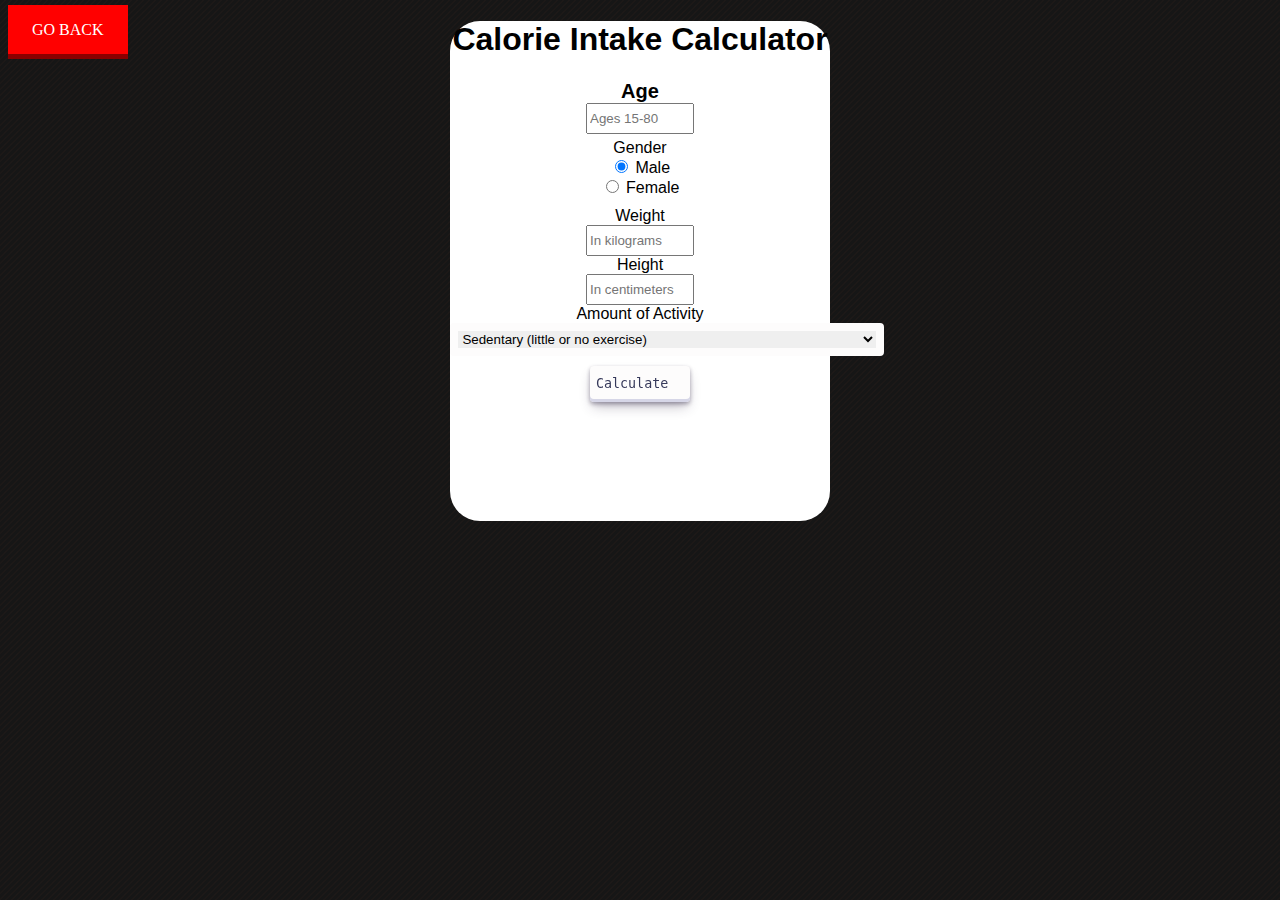
<file: NPL Latest Files/GymApp/GymApp/Content/Calorie Calculator.html>
<!doctype html>
<html lang="en">

<head>
  <!-- Required meta tags -->
  <meta charset="utf-8">
  <meta name="viewport" content="width=device-width, initial-scale=1, shrink-to-fit=no">

  <!-- Bootstrap CSS -->
  <link rel="stylesheet" href="../Css/Calorie.css">

  <title>Calorie Intake Calculator</title>

  <style>
    #loading,
    #results {
      display: none;
    }

    #loading {
      width: 100%;
    }
  </style>
</head>

<body>
  <div class="container">
    <div class="row">
      <div class="col-lg-6 mx-auto">
        <div class="card card-body text-center mt-5">
          <h1 class="headingdisplay">Calorie Intake Calculator</h1>
          <form id="calorie-form">

            <div class="form-group row">
              <label for="age" class="agelabel">Age</label>
              <div class="col-sm-10">
                <input type="number" class="form-control" id="age" placeholder="Ages 15-80"  min="15" max="85">
              </div>
            </div>

            <fieldset class="form-group">
              <div class="row">
                <legend class="col-form-label col-sm-2 pt-0">Gender</legend>
                <div class="col-sm-10" id="form-radio">
                  <div class="custom-control custom-radio custom-control-inline">
                    <input type="radio" id="male" name="customRadioInline1" class="custom-control-input"
                      checked="checked">
                    <label class="custom-control-label" for="male">Male</label>
                  </div>
                  <div class="custom-control custom-radio custom-control-inline">
                    <input type="radio" id="female" name="customRadioInline1" class="custom-control-input">
                    <label class="custom-control-label" for="female">Female</label>
                  </div>
                </div>
              </div>
            </fieldset>

            <div class="form-group row">
              <label for="weight" class="col-form-label col-sm-2 pt-0">Weight</label>
              <div class="col-sm-10">
                <input type="number" class="form-control" id="weight" placeholder="In kilograms"  min="30" max="250">
              </div>
            </div>

            <div class="form-group row">
              <label for="height" class="col-sm-2 col-form-label">Height</label>
              <div class="col-sm-10">
                <input type="number" class="form-control" id="height" placeholder="In centimeters"  min="100" max="240">
              </div>
            </div>

            <div class="form-group-row">
              <legend class="col-form-label col-sm-2 pt-0">Amount of Activity</legend>
              <select class="custom-select-col-sm-10" id="list">
                <option selected value="1">Sedentary (little or no exercise)</option>
                <option value="2">Lightly active (light exercise/sports 1-3 days/week)</option>
                <option value="3">Moderately active (moderate exercise/sports 3-5 days/week)</option>
                <option value="4">Very active (hard exercise/sports 6-7 days a week)</option>
                <option value="5">Extra active (very hard exercise/sports & physical job or 2x training)</option>
              </select>
            </div>

            <div class="form-group">
              <input type="submit" id="btnsub" value="Calculate" class="btncalc">
            </div>

          </form>

          <div class="gif" id="loading">
            <img src="../Images/loading22.gif" alt="">
          </div>

          <div id="results" class="pt-4">
            <h5>Total Calories</h5>
            <div class="form-group">
              <div class="input-group">
                <input type="number" class="form-control" id="total-calories" disabled>
              </div>
            </div>
          </div>
        </div>
      </div>
    </div>
  </div>

  <div id="slide" class="slider">
  </div>

  <div id="adonis" class="adonisprofile">
    <img src="../Images/trainerprofile.png">
  </div>
   
<div id="trainer" class="trainerinfo">
  <img src="../Images/trainerinfo.png">
</div>

  <div>
    <a class="a" href="index2.html">Go Back</a>
  </div>

  <script>
    document.getElementById("btnsub").onclick = function(){
      document.getElementById("slide").style.display ="flex";
      document.getElementById("adonis").style.display ="block";
      document.getElementById("trainer").style.display ="block";
    }
  </script>

  <script src="https://code.jquery.com/jquery-3.5.1.slim.min.js"
    integrity="sha384-DfXdz2htPH0lsSSs5nCTpuj/zy4C+OGpamoFVy38MVBnE+IbbVYUew+OrCXaRkfj"
    crossorigin="anonymous"></script>
  <script src="https://cdn.jsdelivr.net/npm/popper.js@1.16.1/dist/umd/popper.min.js"
    integrity="sha384-9/reFTGAW83EW2RDu2S0VKaIzap3H66lZH81PoYlFhbGU+6BZp6G7niu735Sk7lN"
    crossorigin="anonymous"></script>
  <script src="https://stackpath.bootstrapcdn.com/bootstrap/4.5.2/js/bootstrap.min.js"
    integrity="sha384-B4gt1jrGC7Jh4AgTPSdUtOBvfO8shuf57BaghqFfPlYxofvL8/KUEfYiJOMMV+rV"
    crossorigin="anonymous"></script>
  <script src="script.js"></script>
</body>
<script type="text/javascript" src="vanilla-tilt.js"></script>
</html>
</file>
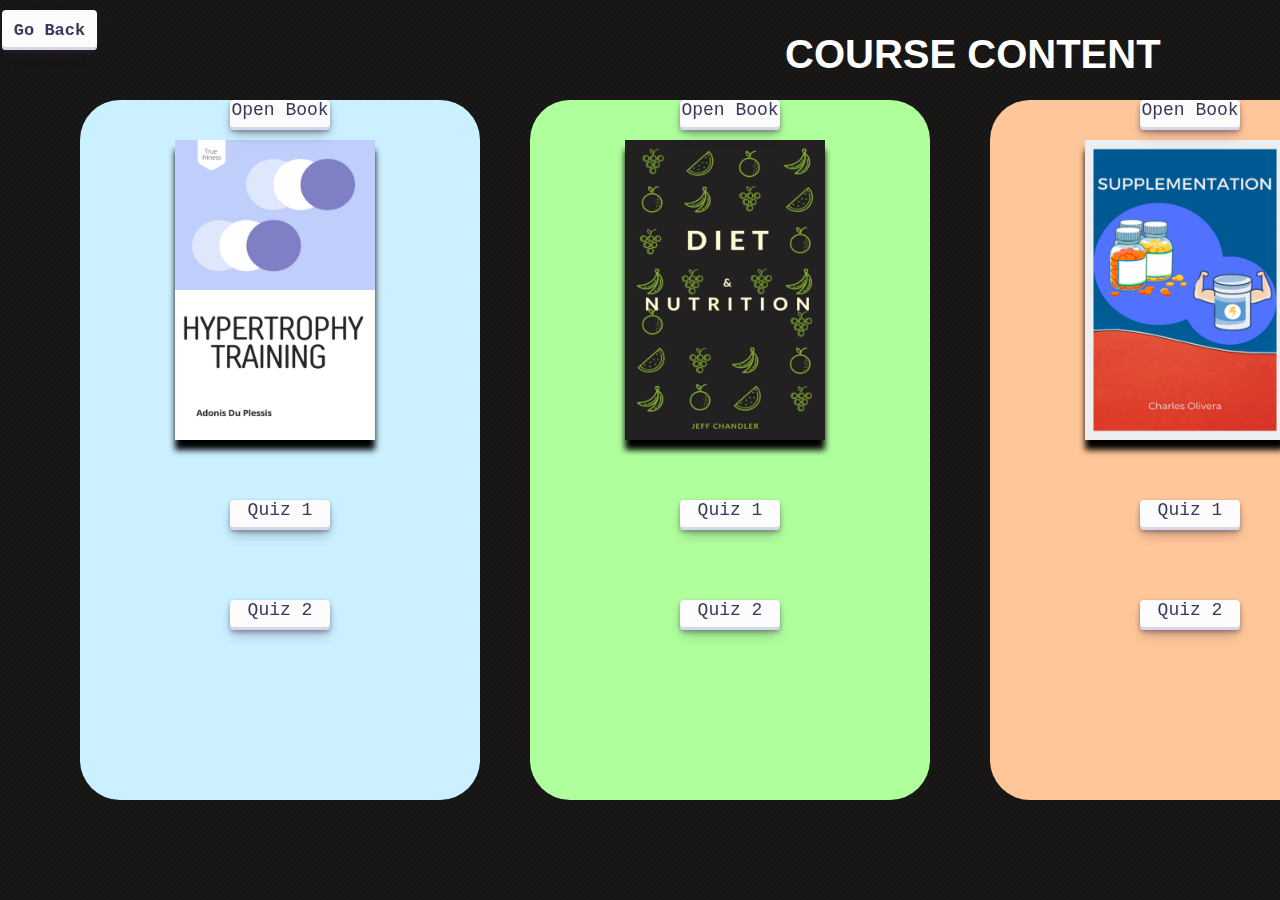
<file: NPL Latest Files/GymApp/GymApp/Content/contentpage.html>
<!DOCTYPE html>
<html lang="en">
<head>
    <meta charset="UTF-8">
    <meta http-equiv="X-UA-Compatible" content="IE=edge">
    <meta name="viewport" content="width=device-width, initial-scale=1.0">
    <link rel="stylesheet" href="../Css/content.css">
    <title>Content Page</title>
</head>
<h1 class="headingtext">COURSE CONTENT</h1>
<body>
    <div class="section1">
    <div class="imgcontainer"> 
        <img class="hyperbook" src="../Images/coverhyper.png">  
    </div>
        <button class="openbook1" onclick="window.location.href = ('book.html');"> Open Book</button>
        <button onclick="window.location.href = ('quiz1.html');" class="quiz1">Quiz 1</button>
        <button onclick="window.location.href = ('quiz2.html');" class="quizz1">Quiz 2</button>
    </div>

    <div class="section2">
        <div class="imgcontainer2"> 
            <img class="dietbook" src="../Images/dietbook.png">  
        </div>
            <button class="openbook2" onclick="window.location.href = ('book2.html');"> Open Book</button>
            <button class="quiz2">Quiz 1</button>
            <button class="quizz2">Quiz 2</button>
    </div>

    <div class="section3">
        <div class="imgcontainer3"> 
            <img class="suppbook" src="../Images/suppbook.png">  
        </div>
            <button class="openbook3">Open Book</button>
            <button class="quiz3">Quiz 1</button>
            <button class="quizz3">Quiz 2</button>
    </div>

    <div class="section4">
        <div class="imgcontainer4"> 
            <img class="formbook" src="../Images/formbook.png">  
        </div>
            <button class="openbook4">Open Book</button>
            <button class="quiz4">Quiz 1</button>
            <button class="quizz4">Quiz 2</button>
    </div>

    <button onclick="window.location.href = ('education.html');" class="a">Go Back</button>

</body>
</html>
</file>
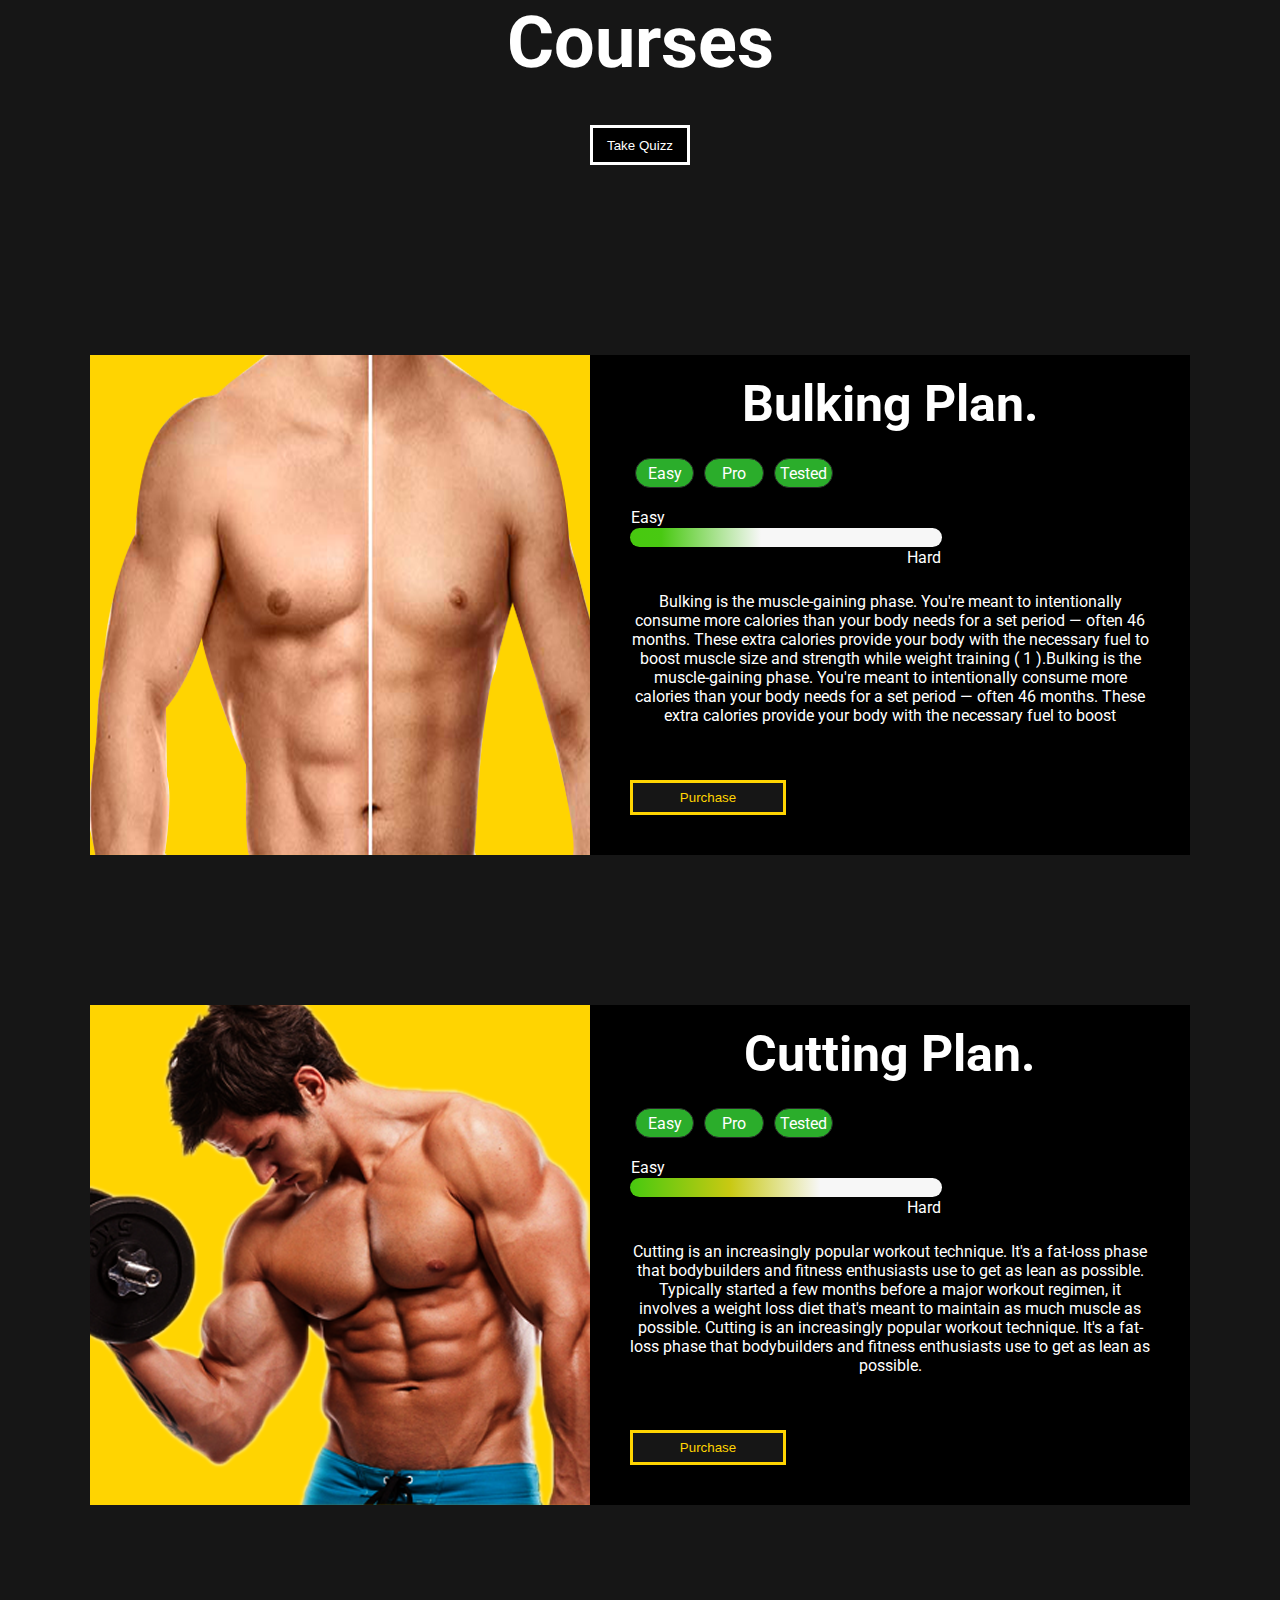
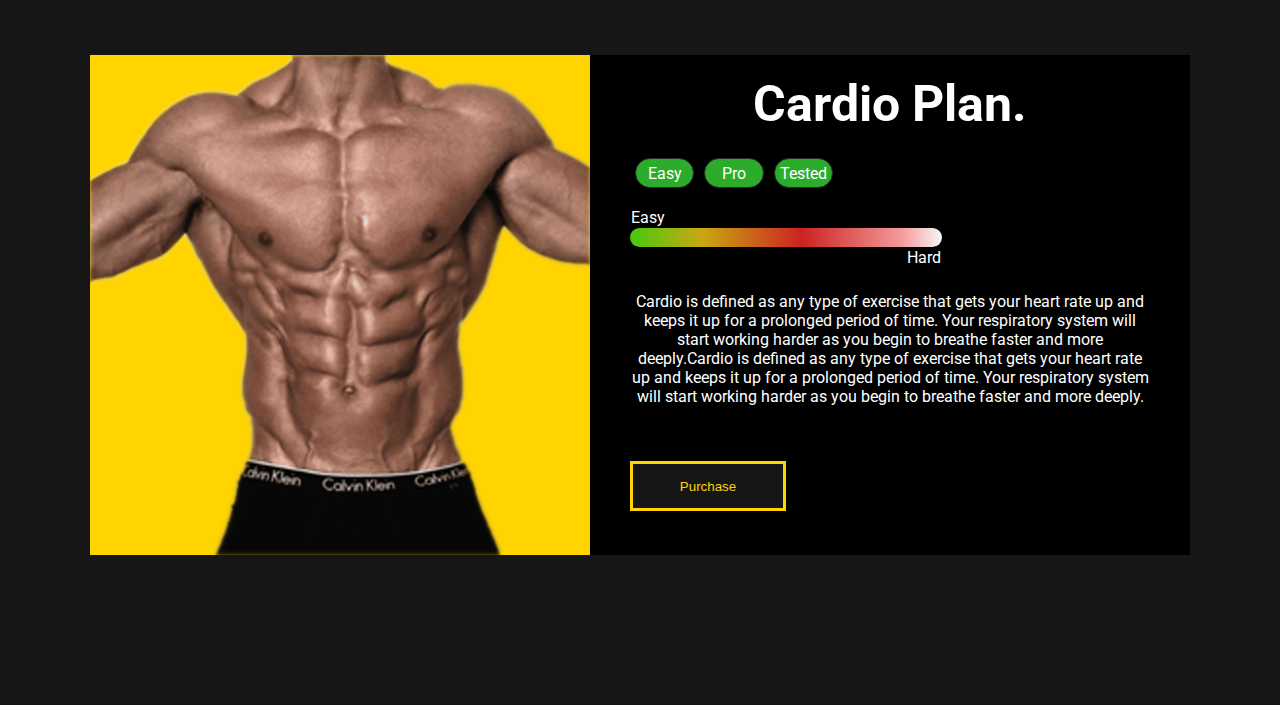
<file: NPL Latest Files/GymApp/GymApp/Content/courses.html>
<!DOCTYPE html>
<html lang="en">

<head>
    <meta charset="UTF-8">
    <meta http-equiv="X-UA-Compatible" content="IE=edge">
    <meta name="viewport" content="width=device-width, initial-scale=1.0">
    <link rel="stylesheet" href="../Css/courses.css">
    <script src="https://ajax.googleapis.com/ajax/libs/jquery/3.6.0/jquery.min.js"></script>
    <title>Document</title>
</head>

<body onload="checkPriv()">
    <h1>Courses</h1>
    <a href="survey.html"><button class="quizz">Take Quizz</button></a>
    <div class="con">
        <div class="pay" id="pay">
            <div class="close" id="close">
                <img src="../Images/close.png" alt="">
                <div id="smart-button-container">
                    <div style="text-align: center;">
                        <div id="paypal-button-container"></div>
                    </div>
                </div>
            </div>
        </div>
        <div class="item">
            <div class="pic">
                <img src="../Images/c1.png" alt="">
            </div>
            <div class="details">
                <h2>Bulking Plan.</h2>
                <div class="tags">
                    <div class="tagt">Easy</div>
                    <div class="tagt">Pro</div>
                    <div class="tagt">Tested</div>
                </div>
                <div class="stars"></div>
                <p>Bulking is the muscle-gaining phase. You're meant to intentionally consume more calories than your
                    body needs for a set period
                    — often 46 months. These extra calories provide your body with the necessary fuel to boost muscle
                    size and strength while weight training ( 1 ).Bulking is the muscle-gaining phase. You're meant to
                    intentionally consume more calories than your body needs for a set period — often 46 months. These
                    extra calories provide your body with the necessary fuel to boost</p>
                <button id="bulk">Purchase</button>
            </div>
        </div>
        <div class="item">
            <div class="pic">
                <img src="../Images/c2.png" alt="">
            </div>
            <div class="details" id="c2d">
                <h2>Cutting Plan.</h2>
                <div class="tags">
                    <div class="tagt">Easy</div>
                    <div class="tagt">Pro</div>
                    <div class="tagt">Tested</div>
                </div>
                <div class="stars" id="c2s"></div>
                <p>Cutting is an increasingly popular workout technique. It's a fat-loss phase that bodybuilders and
                    fitness enthusiasts use to get as lean as possible. Typically started a few months before a major
                    workout regimen, it involves a weight loss diet that's meant to maintain as much muscle as possible.
                    Cutting is an increasingly popular workout technique. It's a fat-loss phase that bodybuilders and
                    fitness enthusiasts use to get as lean as possible.
                </p>
                <button id="cut">Purchase</button>
            </div>
        </div>
        <div class="item">
            <div class="pic">
                <img src="../Images/c3.png" alt="">
            </div>
            <div class="details" id="c2d">
                <h2>Cardio Plan.</h2>
                <div class="tags">
                    <div class="tagt">Easy</div>
                    <div class="tagt">Pro</div>
                    <div class="tagt">Tested</div>
                </div>
                <div class="stars" id="c3s"></div>
                <p>Cardio is defined as any type of exercise that gets your heart rate up and keeps it up for a
                    prolonged period of time. Your respiratory system will start working harder as you begin to breathe
                    faster and more deeply.Cardio is defined as any type of exercise that gets your heart rate up and
                    keeps it up for a prolonged period of time. Your respiratory system will start working harder as you
                    begin to breathe faster and more deeply.</p>
                <button id="build">Purchase</button>
            </div>
        </div>
    </div>
    <script src="https://www.paypal.com/sdk/js?client-id=sb&enable-funding=venmo&currency=USD" data - sdk - integration
        - source="button-factory"></script>
    <script>
        function initPayPalButton() {
            paypal.Buttons({
                style: {
                    shape: 'rect',
                    color: 'gold',
                    layout: 'vertical',
                    label: 'paypal',

                },

                createOrder: function (data, actions) {
                    return actions.order.create({
                        purchase_units: [{ "amount": { "currency_code": "USD", "value": 65 } }]
                    });
                },

                onApprove: function (data, actions) {
                    return actions.order.capture().then(function (orderData) {

                        // Full available details
                        console.log('Capture result', orderData, JSON.stringify(orderData, null, 2));

                        // Show a success message within this page, e.g.


                        $.ajax({
                            url: "https://gymapi2022.azurewebsites.net/api/Users/UpdateUserCourse",
                            type: "post",
                            dataType: 'json',
                            contentType: "application/json; charset=utf-8",
                            data: JSON.stringify(payload),
                            success: function (response) {
                                console.log(response)
                            },
                            error: function () {
                                console.log(666);
                            }
                        });



                        const element = document.getElementById('paypal-button-container');
                        element.innerHTML = '';
                        element.innerHTML = '<h3>Thank you for your payment!</h3>';
                        setTimeout(function(){
                            window.location.href ="bulk.html"
                        },1000)

                        // Or go to another URL:  actions.redirect('thank_you.html');

                    });
                },

                onError: function (err) {
                    console.log(err);
                }
            }).render('#paypal-button-container');
        }
        initPayPalButton();
    </script>
    <script>
        box = document.getElementById("pay");

        var payload = {
            email: sessionStorage.getItem("email"),
            C1: "null",
            C2: "null",
            C3: "null",
            DietPlan: "null",
        }

        document.getElementById("bulk").onclick = function () {
            box.style.display = "block";
            payload.C1 = "true";
        }

        document.getElementById("cut").onclick = function () {
            box.style.display = "block";
            payload.C2 = "true";
        }

        document.getElementById("build").onclick = function () {
            box.style.display = "block";
            payload.C3 = "true";
        }

        document.getElementById("close").onclick = function () {
            box.style.display = "none";
        }

        function checkPriv() {
            $.ajax({
                url: "https://gymapi2022.azurewebsites.net/api/Users/GetAllUserData",
                type: "post",
                dataType: 'json',
                contentType: "application/json; charset=utf-8",
                data: JSON.stringify(sessionStorage.getItem("email")),
                success: function (response) {
                    console.log(response)
                    if (response[0].C1 == true) {
                        document.getElementById("bulk").innerHTML = "view";
                        document.getElementById("bulk").onclick = function(){
                            window.location.href = "bulk.html";
                        } 
                    }

                    if (response[0].C2 == true) {
                        document.getElementById("cut").innerHTML = "view";
                        document.getElementById("cut").onclick = function () {
                            window.location.href = "bulk.html";
                        };
                    }

                    if (response[0].C3 == true) {
                        document.getElementById("build").innerHTML = "view";
                        document.getElementById("build").onclick = function(){
                            window.location.href = "bulk.html";
                        } 
                    }
                },
                error: function () {
                    console.log(666);
                }
            });
        }
    </script>
</body>

</html>
</file>
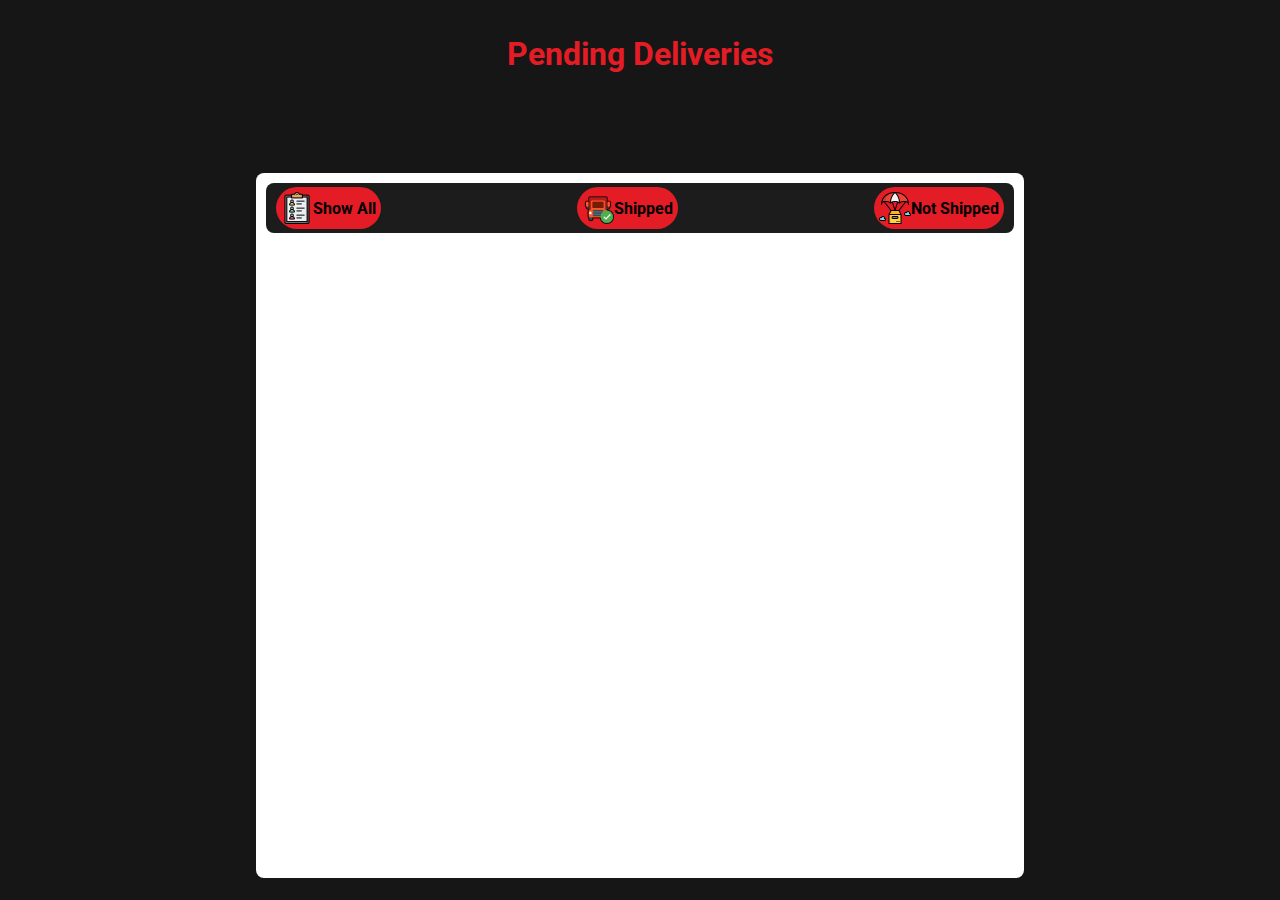
<file: NPL Latest Files/GymApp/GymApp/Content/deliveries.html>
<!DOCTYPE html>
<html lang="en">

<head>
    <meta charset="UTF-8">
    <meta http-equiv="X-UA-Compatible" content="IE=edge">
    <meta name="viewport" content="width=device-width, initial-scale=1.0">
    <script src="https://ajax.googleapis.com/ajax/libs/jquery/3.6.0/jquery.min.js"></script>
    <link rel="stylesheet" href="../Css/deliveries.css">
    <title>Document</title>
</head>

<body onload="getData()">
    <h1>Pending Deliveries</h1>
    <div class="boxCon">
        <div class="taskBar">
            <div class="filter">
                <img src="../Images/shortlist.png" alt="">
                <h4 onclick="showAll()">Show All</h4>
            </div>
            <div class="filter">
                <img src="../Images/icons8-delivered-48.png" alt="">
                <h4 onclick="shipped()">Shipped</h4>
            </div>
            <div class="filter">
                <img src="../Images/icons8-shipping-64.png" alt="">
                <h4 onclick="notShipped()">Not Shipped</h4>
            </div>
        </div>
        <div class="box">
        </div>
    </div>
    <script>
        var cards = document.getElementsByClassName("item");

        function shipped() {
            showAll();
            for (i = 0; i < cards.length; i++) {
                if (cards[i].children[0].alt != "done}") {
                    cards[i].style.display = "none";
                }
            }
        }

        function notShipped() {
            showAll();
            for (i = 0; i < cards.length; i++) {
                if (cards[i].children[0].alt != "not}") {
                    cards[i].style.display = "none";
                }
            }
        }

        function showAll() {
            for (i = 0; i < cards.length; i++) {
                cards[i].style.display = "flex";
            }
        }

        function getData() {
            $.ajax({
                url: "https://gymapi2022.azurewebsites.net/api/Order/GetAllOrders",
                type: "post",
                success: function (response) {
                   data = JSON.parse(response);
                   console.log(response)
                   for (i in data){
                       var pic ="../Images/icons8-delivered-48.png alt=done";
                       alt = "done"
                       if(data[i].Status == "pending"){
                            pic = "../Images/icons8-shipping-64.png alt=not";
                            alt = "not"
                       }
                    $(".box").append(`
                        <div class="item" id=${data[i].OrderID} onClick="reply_click(this.id)">
                            <img src=${pic}} alt=${alt}>
                                <h3>${data[i].Email}</h3>
                                <p>${data[i].Desc}</p>
                                <h3>#ODE-${data[i].OrderID}</h3>
                        </div>
                    `);
                   }

                },
                error: function () {
                    console.log(666);
                }
            });
        }

        function reply_click(clicked_id) {
            window.sessionStorage.setItem("orderID", clicked_id);
            console.log(sessionStorage.getItem("orderID"));
            window.location.href = "adminpack.html"
        }

    </script>
</body>

</html>
</file>
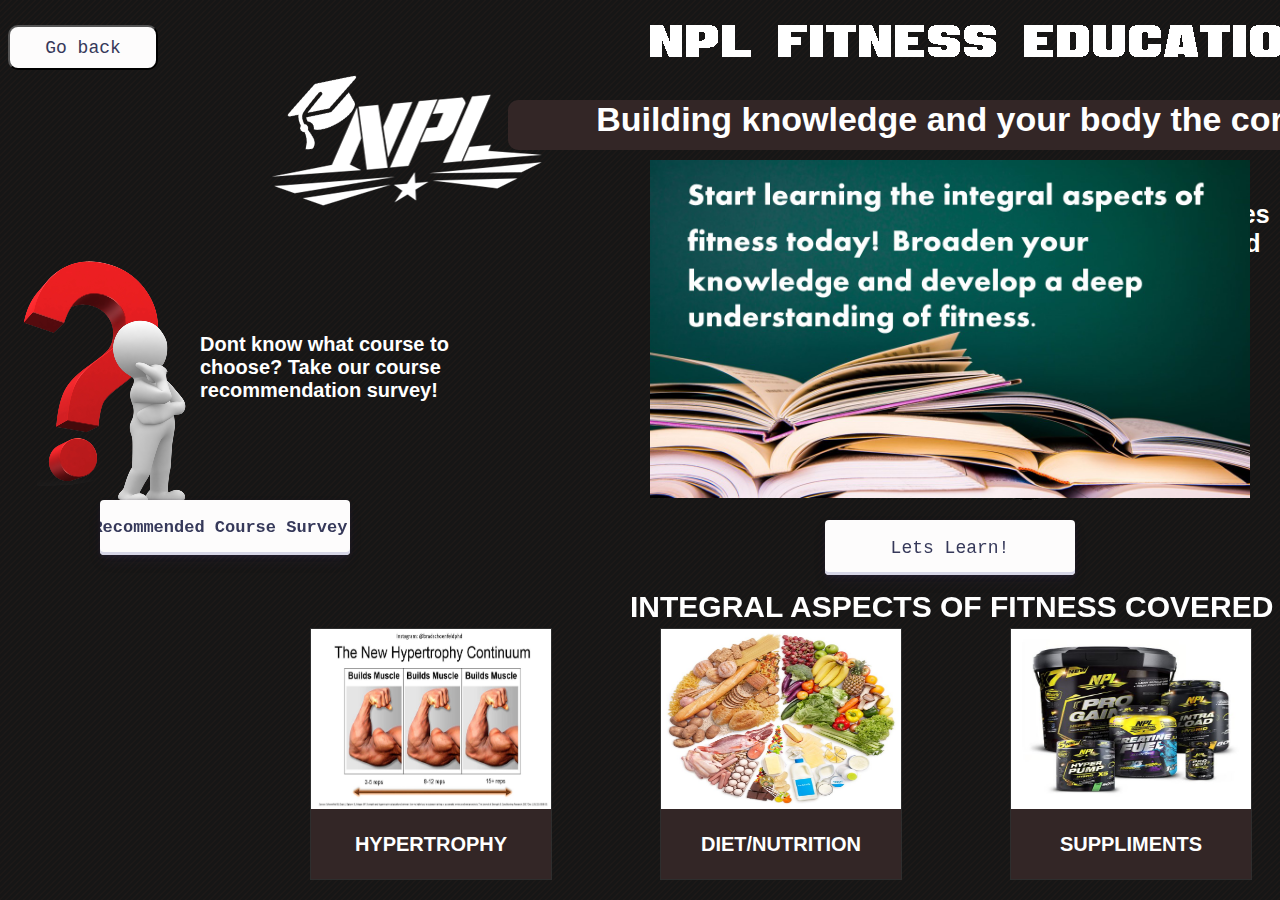
<file: NPL Latest Files/GymApp/GymApp/Content/education.html>
<!DOCTYPE html>
<html lang="en">
<head>
    <meta charset="UTF-8">
    <meta http-equiv="X-UA-Compatible" content="IE=edge">
    <meta name="viewport" content="width=device-width, initial-scale=1.0">
    <link rel="stylesheet" href="../Css/edustyle.css">
    <title>Fitness Education</title>
</head>
<body>

    <a href="menu.html"><button id="buttonback">Go back</button></a>
    
    <img class="img3" src="../Images/titleimage.png"> 
    <div class="div1">
    <h1 class="titletxt">Building knowledge and your body the correct way</h1>
    </div>
    
    <div class="div2">
    <h2 class="titletext2">We strive to educate and guide people through their fitness journey.
     Our courses are straightforward and have created and approved by highly reputable fitness experts.
    </h2>
    </div>
    
    <img class="img1" src="../Images/npllogo.png"> 
    <img class="img2" src="../Images/graduation.png"> 
    <img class="img4" src="../Images/pngegg (4).png"> 
    <img class="img5" src="../Images/muscle.png"> 
   

    
   <!--Start of slide-->
    <div class="slide" style="max-width:600px">
        <img class="mySlides" src="../Images/book.jpg" style="width:100%">
        <img class="mySlides" src="../Images/dude.jpg" style="width:100%">
        <img class="mySlides" src="../Images/clickbelow.jpg" style="width:100%">
        <img class="mySlides" src="../Images/survey.jpg" style="width:100%">
      </div>
      
      <script>
      var myIndex = 0;
      carousel();
      
      function carousel() {
        var i;
        var x = document.getElementsByClassName("mySlides");
        for (i = 0; i < x.length; i++) {
          x[i].style.display = "none";  
        }
        myIndex++;
        if (myIndex > x.length) {myIndex = 1}    
        x[myIndex-1].style.display = "block";  
        setTimeout(carousel, 4000); // Change image every 4 seconds
      }
      </script>
<!--End of slide-->

<div class="gallery">
  <img class="hyper" src="../Images/hypertrophy.png">
  <h3 class="cube1">HYPERTROPHY</h3>
</div>

<div class="hide"><h6>Hypertrophy is an increase and growth of muscle cells. Hypertrophy refers to an increase in muscular size achieved through exercise.</h6></div>

<div class="gallery2">
  <img class="diet" src="../Images/diet.jpg">
  <h3 class="cube2">DIET/NUTRITION</h3>
</div>

<div class="gallery3">
  <img class="suppliment" src="../Images/suppliments2.jpg">
  <h3 class="cube3">SUPPLIMENTS</h3>
</div>

<div class="gallery4">
  <img class="form" src="../Images/exerciseform.png">
  <h3 class="cube4">EXERCISE FORM</h3>
</div>

<button class="but1" onclick="window.location.href = ('contentpage.html');"> Lets Learn!</button>

 
<h4 class="titletext3">INTEGRAL ASPECTS OF FITNESS COVERED</h4>

<button onclick="window.location.href = ('survey1.html');" class="but2">Recommended Course Survey!</button>

<h5 class="text2">Dont know what course to choose?
  Take our course recommendation survey! </h5>

</body>
</html>
</file>
<file: NPL Latest Files/GymApp/GymApp/Css/Calorie.css>
.container{
    background-color: rgb(255, 255, 255);
    width: 30%;
    height: 500px;
    margin: 0 auto;
    border-radius: 30px;
    border-width: 0px;
    text-align: center;
    margin-top: 20px;
    font-family: Arial, Helvetica, sans-serif;
    transition: 0.3s;
}
.container:hover{
  box-shadow: 0 8px 16px 0 rgb(118, 255, 164);
}

.custom-select-col-sm-10{
 border: #fdfcfc;
}

.form-group{
  border: none;
  
}

.agelabel{
    font-size: 20px;
    font-family: Arial, Helvetica, sans-serif;
    font-weight:bolder ;
}

.form-control{
  height: 25px; 
  width: 100px;
  }

.custom-select-col-sm-10{
    position: relative;
    border-width: 8px;
    border-radius: 4px;
    border-style: solid;
}

a {
    background-color: red;
    box-shadow: 0 5px 0 darkred;
    color: white;
    padding: 1em 1.5em;
    position: relative;
    text-decoration: none;
    text-transform: uppercase;
    top: -500px;
    
  }
  
  a:hover {
    background-color: #ce0606;
  }
  
  a:active {
    box-shadow: none;
    top: 5px;
    top: -500px;
  }

  body{
    background-color: #161616;
    background-image: url("data:image/svg+xml,%3Csvg width='6' height='6' viewBox='0 0 6 6' xmlns='http://www.w3.org/2000/svg'%3E%3Cg fill='%2338201c' fill-opacity='0.4' fill-rule='evenodd'%3E%3Cpath d='M5 0h1L0 6V5zM6 5v1H5z'/%3E%3C/g%3E%3C/svg%3E");
  }

  .btncalc{
    align-items: center;
    appearance: none;
    background-color: #fdfcfc;
    border-radius: 4px;
    border-width: 0;
    box-shadow: rgba(45, 35, 66, 0.4) 0 2px 4px,rgba(45, 35, 66, 0.3) 0 7px 13px -3px,#D6D6E7 0 -3px 0 inset;
    box-sizing: border-box;
    color: #36395A;
    cursor: pointer;
    display: inline-flex;
    font-family: "JetBrains Mono",monospace;
    height: 36px;
    width: 100px;
    justify-content: center;
    line-height: 1;
    list-style: none;
    overflow: hidden;
    text-align: left;
    text-decoration: none;
    transition: box-shadow .15s,transform .15s;
    user-select: none;
    -webkit-user-select: none;
    touch-action: manipulation;
    white-space: nowrap;
    will-change: box-shadow,transform;
    margin-top: 10px;
  }
  .btncalc:focus {
    box-shadow: #D6D6E7 0 0 0 1.5px inset, rgba(45, 35, 66, 0.4) 0 2px 4px, rgba(45, 35, 66, 0.3) 0 7px 13px -3px, #D6D6E7 0 -3px 0 inset;
  }
  
  .btncalc:hover {
    box-shadow: rgba(45, 35, 66, 0.4) 0 4px 8px, rgba(45, 35, 66, 0.3) 0 7px 13px -3px, #D6D6E7 0 -3px 0 inset;
    transform: translateY(-2px);
  }
  
  .btncalc:active {
    box-shadow: #D6D6E7 0 3px 7px inset;
    transform: translateY(2px);
  }
  
  .slider {
    width: 800px;
    height: 400px;
    background: url(1.jpg);
    position: absolute;
    left: 550px;
    right: 550px;
    margin-top: 25px;
    border-radius: 40px;
    animation: slide 60s linear infinite;
    z-index: -1;
    display: none;
    
  }
  @keyframes slide {
    20%,
    30%{
      background: url(../Images/1.jpg);
    }
    40%,
    60%{
      background: url(../Images/2.jpg);
    }
    61%,
    80%{
      background: url(../Images/3.jpg);
    }
    81%,
    90%{
      background: url(../Images/4.jpg);
    }
    91%,
    100%{
      background: url(../Images/5.jpg);
    }
  }

  .adonisprofile{
    position: absolute;
    left: 190px;
    margin-top: 10px;
    z-index: +1;
    display: none;
    top: 510px;
  }

  .trainerinfo {
    position: absolute;
    bottom: 5px;
    display: none;
  }
</file>
<file: NPL Latest Files/GymApp/GymApp/Css/content.css>
body {
  background-color: #161616;
  background-image: url("data:image/svg+xml,%3Csvg width='6' height='6' viewBox='0 0 6 6' xmlns='http://www.w3.org/2000/svg'%3E%3Cg fill='%2338201c' fill-opacity='0.4' fill-rule='evenodd'%3E%3Cpath d='M5 0h1L0 6V5zM6 5v1H5z'/%3E%3C/g%3E%3C/svg%3E");

}

.section1 {
  position: absolute;
  left: 80px;
  top: 100px;
  width: 400px;
  height: 700px;
  background-color: rgb(203, 240, 255);
  border-radius: 40px;
  text-align: center;
}

.section2 {
  position: absolute;
  left: 530px;
  top: 100px;
  width: 400px;
  height: 700px;
  background-color: rgb(176, 255, 157);
  border-radius: 40px;
  text-align: center;
}

.section3 {
  position: absolute;
  left: 990px;
  top: 100px;
  width: 400px;
  height: 700px;
  background-color: rgb(255, 199, 153);
  border-radius: 40px;
  text-align: center;
}

.section4 {
  position: absolute;
  left: 1450px;
  top: 100px;
  width: 400px;
  height: 700px;
  background-color: rgb(242, 191, 255);
  border-radius: 40px;
  text-align: center;
}

/*start of openbook styling*/
.openbook1 {
  appearance: none;
  background-color: #fdfcfc;
  border-radius: 4px;
  border-width: 0;
  box-shadow: rgba(45, 35, 66, 0.4) 0 2px 4px, rgba(45, 35, 66, 0.3) 0 7px 13px -3px, #D6D6E7 0 -3px 0 inset;
  box-sizing: border-box;
  color: #36395A;
  cursor: pointer;
  display: inline-flex;
  font-family: "JetBrains Mono", monospace;
  height: 30px;
  width: 100px;
  justify-content: center;
  line-height: 1;
  list-style: none;
  overflow: hidden;
  padding-left: 16px;
  padding-right: 16px;
  text-align: left;
  text-decoration: none;
  transition: box-shadow .15s, transform .15s;
  user-select: none;
  -webkit-user-select: none;
  touch-action: manipulation;
  white-space: nowrap;
  will-change: box-shadow, transform;
  font-size: 18px;

}

.openbook1:focus {
  box-shadow: #D6D6E7 0 0 0 1.5px inset, rgba(45, 35, 66, 0.4) 0 2px 4px, rgba(45, 35, 66, 0.3) 0 7px 13px -3px, #D6D6E7 0 -3px 0 inset;
}

.openbook1:hover {
  box-shadow: rgba(45, 35, 66, 0.4) 0 4px 8px, rgba(45, 35, 66, 0.3) 0 7px 13px -3px, #D6D6E7 0 -3px 0 inset;
  transform: translateY(-2px);
}

.openbook1:active {
  box-shadow: #D6D6E7 0 3px 7px inset;
  transform: translateY(2px);
}

.openbook2 {
  appearance: none;
  background-color: #fdfcfc;
  border-radius: 4px;
  border-width: 0;
  box-shadow: rgba(45, 35, 66, 0.4) 0 2px 4px, rgba(45, 35, 66, 0.3) 0 7px 13px -3px, #D6D6E7 0 -3px 0 inset;
  box-sizing: border-box;
  color: #36395A;
  cursor: pointer;
  display: inline-flex;
  font-family: "JetBrains Mono", monospace;
  height: 30px;
  width: 100px;
  justify-content: center;
  line-height: 1;
  list-style: none;
  overflow: hidden;
  padding-left: 16px;
  padding-right: 16px;
  text-align: left;
  text-decoration: none;
  transition: box-shadow .15s, transform .15s;
  user-select: none;
  -webkit-user-select: none;
  touch-action: manipulation;
  white-space: nowrap;
  will-change: box-shadow, transform;
  font-size: 18px;

}

.openbook2:focus {
  box-shadow: #D6D6E7 0 0 0 1.5px inset, rgba(45, 35, 66, 0.4) 0 2px 4px, rgba(45, 35, 66, 0.3) 0 7px 13px -3px, #D6D6E7 0 -3px 0 inset;
}

.openbook2:hover {
  box-shadow: rgba(45, 35, 66, 0.4) 0 4px 8px, rgba(45, 35, 66, 0.3) 0 7px 13px -3px, #D6D6E7 0 -3px 0 inset;
  transform: translateY(-2px);
}

.openbook2:active {
  box-shadow: #D6D6E7 0 3px 7px inset;
  transform: translateY(2px);
}

.openbook3 {
  appearance: none;
  background-color: #fdfcfc;
  border-radius: 4px;
  border-width: 0;
  box-shadow: rgba(45, 35, 66, 0.4) 0 2px 4px, rgba(45, 35, 66, 0.3) 0 7px 13px -3px, #D6D6E7 0 -3px 0 inset;
  box-sizing: border-box;
  color: #36395A;
  cursor: pointer;
  display: inline-flex;
  font-family: "JetBrains Mono", monospace;
  height: 30px;
  width: 100px;
  justify-content: center;
  line-height: 1;
  list-style: none;
  overflow: hidden;
  padding-left: 16px;
  padding-right: 16px;
  text-align: left;
  text-decoration: none;
  transition: box-shadow .15s, transform .15s;
  user-select: none;
  -webkit-user-select: none;
  touch-action: manipulation;
  white-space: nowrap;
  will-change: box-shadow, transform;
  font-size: 18px;

}

.openbook3:focus {
  box-shadow: #D6D6E7 0 0 0 1.5px inset, rgba(45, 35, 66, 0.4) 0 2px 4px, rgba(45, 35, 66, 0.3) 0 7px 13px -3px, #D6D6E7 0 -3px 0 inset;
}

.openbook3:hover {
  box-shadow: rgba(45, 35, 66, 0.4) 0 4px 8px, rgba(45, 35, 66, 0.3) 0 7px 13px -3px, #D6D6E7 0 -3px 0 inset;
  transform: translateY(-2px);
}

.openbook3:active {
  box-shadow: #D6D6E7 0 3px 7px inset;
  transform: translateY(2px);
}

.openbook4 {
  appearance: none;
  background-color: #fdfcfc;
  border-radius: 4px;
  border-width: 0;
  box-shadow: rgba(45, 35, 66, 0.4) 0 2px 4px, rgba(45, 35, 66, 0.3) 0 7px 13px -3px, #D6D6E7 0 -3px 0 inset;
  box-sizing: border-box;
  color: #36395A;
  cursor: pointer;
  display: inline-flex;
  font-family: "JetBrains Mono", monospace;
  height: 30px;
  width: 100px;
  justify-content: center;
  line-height: 1;
  list-style: none;
  overflow: hidden;
  padding-left: 16px;
  padding-right: 16px;
  text-align: left;
  text-decoration: none;
  transition: box-shadow .15s, transform .15s;
  user-select: none;
  -webkit-user-select: none;
  touch-action: manipulation;
  white-space: nowrap;
  will-change: box-shadow, transform;
  font-size: 18px;

}

.openbook4:focus {
  box-shadow: #D6D6E7 0 0 0 1.5px inset, rgba(45, 35, 66, 0.4) 0 2px 4px, rgba(45, 35, 66, 0.3) 0 7px 13px -3px, #D6D6E7 0 -3px 0 inset;
}

.openbook4:hover {
  box-shadow: rgba(45, 35, 66, 0.4) 0 4px 8px, rgba(45, 35, 66, 0.3) 0 7px 13px -3px, #D6D6E7 0 -3px 0 inset;
  transform: translateY(-2px);
}

.openbook4:active {
  box-shadow: #D6D6E7 0 3px 7px inset;
  transform: translateY(2px);
}

/*end of openbook styling*/

.hyperbook {
  top: 40px;
  left: 95px;
  position: absolute;
  width: 200px;
  height: 300px;
  filter: drop-shadow(0px 10px 3px rgb(0, 0, 0));
}

.dietbook {
  top: 40px;
  left: 95px;
  position: absolute;
  width: 200px;
  height: 300px;
  filter: drop-shadow(0px 10px 3px rgb(0, 0, 0));
}

.suppbook {
  top: 40px;
  left: 95px;
  position: absolute;
  width: 200px;
  height: 300px;
  filter: drop-shadow(0px 10px 3px rgb(0, 0, 0));
}

.formbook {
  top: 40px;
  left: 95px;
  position: absolute;
  width: 200px;
  height: 300px;
  filter: drop-shadow(0px 10px 3px rgb(0, 0, 0));
}

.quiz1 {
  appearance: none;
  background-color: #fdfcfc;
  border-radius: 4px;
  border-width: 0;
  box-shadow: rgba(45, 35, 66, 0.4) 0 2px 4px, rgba(45, 35, 66, 0.3) 0 7px 13px -3px, #D6D6E7 0 -3px 0 inset;
  box-sizing: border-box;
  color: #36395A;
  cursor: pointer;
  display: inline-flex;
  font-family: "JetBrains Mono", monospace;
  height: 30px;
  width: 100px;
  justify-content: center;
  line-height: 1;
  list-style: none;
  overflow: hidden;
  padding-left: 16px;
  padding-right: 16px;
  text-align: left;
  text-decoration: none;
  transition: box-shadow .15s, transform .15s;
  user-select: none;
  -webkit-user-select: none;
  touch-action: manipulation;
  white-space: nowrap;
  will-change: box-shadow, transform;
  font-size: 18px;
  position: absolute;
  top: 400px;
  left: 150px;

}

.quiz1:focus {
  box-shadow: #D6D6E7 0 0 0 1.5px inset, rgba(45, 35, 66, 0.4) 0 2px 4px, rgba(45, 35, 66, 0.3) 0 7px 13px -3px, #D6D6E7 0 -3px 0 inset;
}

.quiz1:hover {
  box-shadow: rgba(45, 35, 66, 0.4) 0 4px 8px, rgba(45, 35, 66, 0.3) 0 7px 13px -3px, #D6D6E7 0 -3px 0 inset;
  transform: translateY(-2px);
}

.quiz1:active {
  box-shadow: #D6D6E7 0 3px 7px inset;
  transform: translateY(2px);
}

.quiz2 {
  appearance: none;
  background-color: #fdfcfc;
  border-radius: 4px;
  border-width: 0;
  box-shadow: rgba(45, 35, 66, 0.4) 0 2px 4px, rgba(45, 35, 66, 0.3) 0 7px 13px -3px, #D6D6E7 0 -3px 0 inset;
  box-sizing: border-box;
  color: #36395A;
  cursor: pointer;
  display: inline-flex;
  font-family: "JetBrains Mono", monospace;
  height: 30px;
  width: 100px;
  justify-content: center;
  line-height: 1;
  list-style: none;
  overflow: hidden;
  padding-left: 16px;
  padding-right: 16px;
  text-align: left;
  text-decoration: none;
  transition: box-shadow .15s, transform .15s;
  user-select: none;
  -webkit-user-select: none;
  touch-action: manipulation;
  white-space: nowrap;
  will-change: box-shadow, transform;
  font-size: 18px;
  position: absolute;
  top: 400px;
  left: 150px;

}

.quiz2:focus {
  box-shadow: #D6D6E7 0 0 0 1.5px inset, rgba(45, 35, 66, 0.4) 0 2px 4px, rgba(45, 35, 66, 0.3) 0 7px 13px -3px, #D6D6E7 0 -3px 0 inset;
}

.quiz2:hover {
  box-shadow: rgba(45, 35, 66, 0.4) 0 4px 8px, rgba(45, 35, 66, 0.3) 0 7px 13px -3px, #D6D6E7 0 -3px 0 inset;
  transform: translateY(-2px);
}

.quiz2:active {
  box-shadow: #D6D6E7 0 3px 7px inset;
  transform: translateY(2px);
}

.quiz3 {
  appearance: none;
  background-color: #fdfcfc;
  border-radius: 4px;
  border-width: 0;
  box-shadow: rgba(45, 35, 66, 0.4) 0 2px 4px, rgba(45, 35, 66, 0.3) 0 7px 13px -3px, #D6D6E7 0 -3px 0 inset;
  box-sizing: border-box;
  color: #36395A;
  cursor: pointer;
  display: inline-flex;
  font-family: "JetBrains Mono", monospace;
  height: 30px;
  width: 100px;
  justify-content: center;
  line-height: 1;
  list-style: none;
  overflow: hidden;
  padding-left: 16px;
  padding-right: 16px;
  text-align: left;
  text-decoration: none;
  transition: box-shadow .15s, transform .15s;
  user-select: none;
  -webkit-user-select: none;
  touch-action: manipulation;
  white-space: nowrap;
  will-change: box-shadow, transform;
  font-size: 18px;
  position: absolute;
  top: 400px;
  left: 150px;

}

.quiz3:focus {
  box-shadow: #D6D6E7 0 0 0 1.5px inset, rgba(45, 35, 66, 0.4) 0 2px 4px, rgba(45, 35, 66, 0.3) 0 7px 13px -3px, #D6D6E7 0 -3px 0 inset;
}

.quiz3:hover {
  box-shadow: rgba(45, 35, 66, 0.4) 0 4px 8px, rgba(45, 35, 66, 0.3) 0 7px 13px -3px, #D6D6E7 0 -3px 0 inset;
  transform: translateY(-2px);
}

.quiz3:active {
  box-shadow: #D6D6E7 0 3px 7px inset;
  transform: translateY(2px);
}

.quiz4 {
  appearance: none;
  background-color: #fdfcfc;
  border-radius: 4px;
  border-width: 0;
  box-shadow: rgba(45, 35, 66, 0.4) 0 2px 4px, rgba(45, 35, 66, 0.3) 0 7px 13px -3px, #D6D6E7 0 -3px 0 inset;
  box-sizing: border-box;
  color: #36395A;
  cursor: pointer;
  display: inline-flex;
  font-family: "JetBrains Mono", monospace;
  height: 30px;
  width: 100px;
  justify-content: center;
  line-height: 1;
  list-style: none;
  overflow: hidden;
  padding-left: 16px;
  padding-right: 16px;
  text-align: left;
  text-decoration: none;
  transition: box-shadow .15s, transform .15s;
  user-select: none;
  -webkit-user-select: none;
  touch-action: manipulation;
  white-space: nowrap;
  will-change: box-shadow, transform;
  font-size: 18px;
  position: absolute;
  top: 400px;
  left: 150px;

}

.quiz4:focus {
  box-shadow: #D6D6E7 0 0 0 1.5px inset, rgba(45, 35, 66, 0.4) 0 2px 4px, rgba(45, 35, 66, 0.3) 0 7px 13px -3px, #D6D6E7 0 -3px 0 inset;
}

.quiz4:hover {
  box-shadow: rgba(45, 35, 66, 0.4) 0 4px 8px, rgba(45, 35, 66, 0.3) 0 7px 13px -3px, #D6D6E7 0 -3px 0 inset;
  transform: translateY(-2px);
}

.quiz4:active {
  box-shadow: #D6D6E7 0 3px 7px inset;
  transform: translateY(2px);
}

.headingtext {
  position: absolute;
  top: 5px;
  font-size: 40px;
  left: 785px;
  font-family: Arial, Helvetica, sans-serif;
  color: white;
}


.a {
  align-items: center;
  appearance: none;
  background-color: #fdfcfc;
  border-radius: 4px;
  border-width: 0;
  box-shadow: rgba(45, 35, 66, 0.4) 0 2px 4px, rgba(45, 35, 66, 0.3) 0 7px 13px -3px, #D6D6E7 0 -3px 0 inset;
  box-sizing: border-box;
  color: #36395A;
  cursor: pointer;
  display: inline-flex;
  font-family: "JetBrains Mono", monospace;
  height: 40px;
  width: 95px;
  justify-content: center;
  line-height: 1;
  list-style: none;
  overflow: hidden;
  padding-left: 16px;
  padding-right: 16px;
  position: absolute;
  text-align: left;
  text-decoration: none;
  transition: box-shadow .15s, transform .15s;
  user-select: none;
  -webkit-user-select: none;
  touch-action: manipulation;
  white-space: nowrap;
  will-change: box-shadow, transform;
  font-size: 17px;
  left: 2px;
  top: 10px;
  font-weight: bold;

}

.a:focus {
  box-shadow: #D6D6E7 0 0 0 1.5px inset, rgba(45, 35, 66, 0.4) 0 2px 4px, rgba(45, 35, 66, 0.3) 0 7px 13px -3px, #D6D6E7 0 -3px 0 inset;
}

.a:hover {
  box-shadow: rgba(45, 35, 66, 0.4) 0 4px 8px, rgba(45, 35, 66, 0.3) 0 7px 13px -3px, #D6D6E7 0 -3px 0 inset;
  transform: translateY(-2px);
}

.a:active {
  box-shadow: #D6D6E7 0 3px 7px inset;
  transform: translateY(2px);
}

.quizz1 {
  appearance: none;
  background-color: #fdfcfc;
  border-radius: 4px;
  border-width: 0;
  box-shadow: rgba(45, 35, 66, 0.4) 0 2px 4px, rgba(45, 35, 66, 0.3) 0 7px 13px -3px, #D6D6E7 0 -3px 0 inset;
  box-sizing: border-box;
  color: #36395A;
  cursor: pointer;
  display: inline-flex;
  font-family: "JetBrains Mono", monospace;
  height: 30px;
  width: 100px;
  justify-content: center;
  line-height: 1;
  list-style: none;
  overflow: hidden;
  padding-left: 16px;
  padding-right: 16px;
  text-align: left;
  text-decoration: none;
  transition: box-shadow .15s, transform .15s;
  user-select: none;
  -webkit-user-select: none;
  touch-action: manipulation;
  white-space: nowrap;
  will-change: box-shadow, transform;
  font-size: 18px;
  position: absolute;
  top: 500px;
  left: 150px;

}

.quizz1:focus {
  box-shadow: #D6D6E7 0 0 0 1.5px inset, rgba(45, 35, 66, 0.4) 0 2px 4px, rgba(45, 35, 66, 0.3) 0 7px 13px -3px, #D6D6E7 0 -3px 0 inset;
}

.quizz1:hover {
  box-shadow: rgba(45, 35, 66, 0.4) 0 4px 8px, rgba(45, 35, 66, 0.3) 0 7px 13px -3px, #D6D6E7 0 -3px 0 inset;
  transform: translateY(-2px);
}

.quizz1:active {
  box-shadow: #D6D6E7 0 3px 7px inset;
  transform: translateY(2px);
}

.quizz2 {
  appearance: none;
  background-color: #fdfcfc;
  border-radius: 4px;
  border-width: 0;
  box-shadow: rgba(45, 35, 66, 0.4) 0 2px 4px, rgba(45, 35, 66, 0.3) 0 7px 13px -3px, #D6D6E7 0 -3px 0 inset;
  box-sizing: border-box;
  color: #36395A;
  cursor: pointer;
  display: inline-flex;
  font-family: "JetBrains Mono", monospace;
  height: 30px;
  width: 100px;
  justify-content: center;
  line-height: 1;
  list-style: none;
  overflow: hidden;
  padding-left: 16px;
  padding-right: 16px;
  text-align: left;
  text-decoration: none;
  transition: box-shadow .15s, transform .15s;
  user-select: none;
  -webkit-user-select: none;
  touch-action: manipulation;
  white-space: nowrap;
  will-change: box-shadow, transform;
  font-size: 18px;
  position: absolute;
  top: 500px;
  left: 150px;

}

.quizz2:focus {
  box-shadow: #D6D6E7 0 0 0 1.5px inset, rgba(45, 35, 66, 0.4) 0 2px 4px, rgba(45, 35, 66, 0.3) 0 7px 13px -3px, #D6D6E7 0 -3px 0 inset;
}

.quizz2:hover {
  box-shadow: rgba(45, 35, 66, 0.4) 0 4px 8px, rgba(45, 35, 66, 0.3) 0 7px 13px -3px, #D6D6E7 0 -3px 0 inset;
  transform: translateY(-2px);
}

.quizz2:active {
  box-shadow: #D6D6E7 0 3px 7px inset;
  transform: translateY(2px);
}

.quizz3 {
  appearance: none;
  background-color: #fdfcfc;
  border-radius: 4px;
  border-width: 0;
  box-shadow: rgba(45, 35, 66, 0.4) 0 2px 4px, rgba(45, 35, 66, 0.3) 0 7px 13px -3px, #D6D6E7 0 -3px 0 inset;
  box-sizing: border-box;
  color: #36395A;
  cursor: pointer;
  display: inline-flex;
  font-family: "JetBrains Mono", monospace;
  height: 30px;
  width: 100px;
  justify-content: center;
  line-height: 1;
  list-style: none;
  overflow: hidden;
  padding-left: 16px;
  padding-right: 16px;
  text-align: left;
  text-decoration: none;
  transition: box-shadow .15s, transform .15s;
  user-select: none;
  -webkit-user-select: none;
  touch-action: manipulation;
  white-space: nowrap;
  will-change: box-shadow, transform;
  font-size: 18px;
  position: absolute;
  top: 500px;
  left: 150px;

}

.quizz3:focus {
  box-shadow: #D6D6E7 0 0 0 1.5px inset, rgba(45, 35, 66, 0.4) 0 2px 4px, rgba(45, 35, 66, 0.3) 0 7px 13px -3px, #D6D6E7 0 -3px 0 inset;
}

.quiz3:hover {
  box-shadow: rgba(45, 35, 66, 0.4) 0 4px 8px, rgba(45, 35, 66, 0.3) 0 7px 13px -3px, #D6D6E7 0 -3px 0 inset;
  transform: translateY(-2px);
}

.quizz3:active {
  box-shadow: #D6D6E7 0 3px 7px inset;
  transform: translateY(2px);
}

.quizz4 {
  appearance: none;
  background-color: #fdfcfc;
  border-radius: 4px;
  border-width: 0;
  box-shadow: rgba(45, 35, 66, 0.4) 0 2px 4px, rgba(45, 35, 66, 0.3) 0 7px 13px -3px, #D6D6E7 0 -3px 0 inset;
  box-sizing: border-box;
  color: #36395A;
  cursor: pointer;
  display: inline-flex;
  font-family: "JetBrains Mono", monospace;
  height: 30px;
  width: 100px;
  justify-content: center;
  line-height: 1;
  list-style: none;
  overflow: hidden;
  padding-left: 16px;
  padding-right: 16px;
  text-align: left;
  text-decoration: none;
  transition: box-shadow .15s, transform .15s;
  user-select: none;
  -webkit-user-select: none;
  touch-action: manipulation;
  white-space: nowrap;
  will-change: box-shadow, transform;
  font-size: 18px;
  position: absolute;
  top: 500px;
  left: 150px;

}

.quizz4:focus {
  box-shadow: #D6D6E7 0 0 0 1.5px inset, rgba(45, 35, 66, 0.4) 0 2px 4px, rgba(45, 35, 66, 0.3) 0 7px 13px -3px, #D6D6E7 0 -3px 0 inset;
}

.quiz4:hover {
  box-shadow: rgba(45, 35, 66, 0.4) 0 4px 8px, rgba(45, 35, 66, 0.3) 0 7px 13px -3px, #D6D6E7 0 -3px 0 inset;
  transform: translateY(-2px);
}

.quizz4:active {
  box-shadow: #D6D6E7 0 3px 7px inset;
  transform: translateY(2px);
}
</file>
<file: NPL Latest Files/GymApp/GymApp/Css/courses.css>
@import url("https://fonts.googleapis.com/css2?family=Roboto:wght@300;400;500&display=swap");

* {
    box-sizing: border-box;
    margin: 0;
    padding: 0;
}

html {
    font-family: "Roboto", sans-serif;
}

body {
    display: flex;
    justify-content: center;
    background-color: #161616;
    flex-direction: column;
    align-items: center;
    text-align: center;
}

.item {
    height: 500px;
    display: flex;
}

.pic img {
    height: 500px;
    width: 500px;
}

.tags {
    display: flex;
    width: 40%;
    margin-bottom: 35px;

}

.tags .tagt {
    margin: 5px;
    background-color: rgb(43, 173, 43);
    border-radius: 25px;
    height: 30px;
    width: 100px;
    padding: 5px;
    border: solid rgb(41, 41, 41) 1px;
}

.details {
    display: flex;
    flex-direction: column;
    background-color: rgb(0, 0, 0);
    height: 500px;
    width: 600px;
    padding: 40px;
    padding-top: 20px;
    color: white;
}

.stars {
    height: 19px;
    background: rgb(71, 201, 15);
    background: linear-gradient(90deg, rgba(71, 201, 15, 1) 0%, rgba(73, 201, 18, 1) 10%, rgba(247, 247, 247, 1) 42%);
    width: 60%;
    margin-bottom: 15px;
    border-radius: 25px;
}

h2 {
    font-size: 50px;
    margin-bottom: 20px;
}

.details button {
    width: 30%;
    height: 50px;
    background-color: #161616;
    border: solid #ffd401 3px;
    margin-top: 40px;
    color: #ffd401;

}

.details p {
    margin-bottom: 15px;
    margin-top: 30px;
}

.stars::before {
    content: "Hard";
    position: relative;
    top: 20px;
    left: 155px;
}

.stars::after {
    content: "Easy";
    position: relative;
    top: -20px;
    left: -155px;
}

@media only screen and (max-width: 1024px) {
    .item {
        transform: scale(0.7);
    }
}

h1 {
    color: white;
    font-size: 72px;
}

.item {
    margin: 150px;
}

#c2s {
    background: rgb(71, 201, 15);
    background: linear-gradient(90deg, rgba(71, 201, 15, 1) 0%, rgba(200, 201, 18, 1) 32%, rgba(247, 247, 247, 1) 61%);
}

#c3s {
    background: rgb(71, 201, 15);
    background: linear-gradient(90deg, rgba(71, 201, 15, 1) 0%, rgba(201, 168, 18, 1) 23%, rgba(204, 34, 34, 1) 55%, rgba(244, 153, 153, 1) 87%, rgba(247, 247, 247, 1) 100%);
}

.quizz{
    border: solid white 3px;
    background-color: black;
    color: white;
    width: 100px;
    height: 40px;
    margin: 40px;

}

.quizz:hover{
    cursor: pointer;
    border: solid black 4px;
    transform: scale(1.2);
    transition-duration: .4s;
    transition-timing-function: cubic-bezier();
}

button:hover{
    cursor: pointer;
}

.pay{
    background-color: white;
    width: 700px;
    height: 500px;
    border: solid black 2px;
    z-index: 10;
    position: fixed;
    left: 625px;
    display: none;
    padding: 15px;
}

.close img{
    width: 20px;
    height: 20px;
    position: relative;
    left: -320px;
    top: 5px;
}

#smart-button-container{
    margin-top: 150px;
}
</file>
<file: NPL Latest Files/GymApp/GymApp/Css/deliveries.css>
@import url("https://fonts.googleapis.com/css2?family=Roboto:wght@300;400;500&display=swap");

*{
    box-sizing: border-box;
    margin: 0;
    padding: 0;
}

html {
    font-family: "Roboto", sans-serif;
}

body{
    background-color: #161616;
    display: flex;
    justify-content: center;
    align-items: center;
    flex-direction: column;
}

.boxCon{
    width: 60vw;
    background-color: white;
    padding: 10px;
    margin-top: 100px;
    border-radius: 8px;
}

.item{
    display: flex;
    height: 35px;
    align-items: center;
    margin: 10px;
    padding: 5px;
    margin-bottom: 15px;
    border-radius: 8px;
}

.item p{
    margin-left: 10px;
    margin-right: 10px;
}

.item:hover{
box-shadow: 0px 2px 11px 2px rgba(0,0,0,0.67);
cursor: pointer;
background-color: #e31c25;
}

h1{
    margin-top: 35px;
    color: #e31c25;
}

.box{
    height: 70vh;
    overflow-y: auto;
    overflow-x: hidden;
}

img{
    height: 32px;
    width: 32px;
    margin-right: 20px;
}

.taskBar{
    background-color: #1C1C1C;
    width: 100%;
    height: 50px;
    margin-bottom: 5px;
    display: flex;
    justify-content: space-between;
    align-items: center;
    border-radius: 8px;
    padding: 10px;
}

.filter{
    background-color: #e31c25;
    padding: 5px;
    border-radius: 25px;
    display: flex;
    justify-content: center;
    align-items: center;
    padding: 5px;
}

.filter img{
    margin: 0;
}
</file>
<file: NPL Latest Files/GymApp/GymApp/Css/edustyle.css>
body{
     background-color: #161616;
    background-image: url("data:image/svg+xml,%3Csvg width='6' height='6' viewBox='0 0 6 6' xmlns='http://www.w3.org/2000/svg'%3E%3Cg fill='%2338201c' fill-opacity='0.4' fill-rule='evenodd'%3E%3Cpath d='M5 0h1L0 6V5zM6 5v1H5z'/%3E%3C/g%3E%3C/svg%3E");
    
}

.titletxt{
    font-family: Verdana, sans-serif;
    color: white;
    font-size: 34px;
    
    
}

.div1{
    height: 50px;
    background-color: rgb(51, 38, 38);
    text-align:center; 
    margin-left: 500px;
    border-radius: 10px;
    margin-top: 100px;
    width: 1000px;
}


.div2{
    position: absolute;
    right: 10px;;
    width: 500px;
    height: 100px;
   
    
}

.titletext2{
    color: white;
    font-size: 25px;
    font-family: Arial, Helvetica, sans-serif;
}

.img1{
    position: absolute;
    size: 30px;
    margin-left: 250px;
    top: 71px;
}

.img2{
    position: absolute;
    width: 80px;
    height: 80px;
    margin-left: 280px;
    top: 68px;
    transform: rotate(-30deg);
}

.img3{
    position: absolute;
    left: 650px;
    top: 10px;
}

.slide{
  position: absolute;
  top: 160px;
  left: 650px;
  
}


/*cubes*/

.gallery{
    margin: 10px;
    border: 1px solid rgb(46, 46, 46);
    float: left;
    width: 240px;
    height: 250px;
    position: absolute;
    bottom:10px;
    background-color: rgb(51, 38, 38);
    left: 300px; 
    
  }
/*hiding block*/
  .hide {
    opacity: 0;
  }
  
  .gallery:hover + .hide {
    opacity: 2;
    color: rgb(255, 255, 255);
    margin: 10px;
    border: 1px solid rgb(46, 46, 46);
    float: left;
    width: 240px;
    height: 190px;
    position: absolute;
    bottom: 70px;
    background-color: rgb(24, 19, 19);
    left: 300px; 
    font-family: Arial, Helvetica, sans-serif;
    font-size: 20px;
    text-align: center;
    
    
    
  }
/*hiding block end*/
  .hyper{
    width: 100%;
    height: 180px;
  }

  .cube1{
    font-family: Arial, Helvetica, sans-serif;
    font-size: 20px;
    text-align: center;
    color: white;
} 

.gallery2{
    margin: 10px;
    border: 1px solid rgb(46, 46, 46);
    float: left;
    width: 240px;
    height: 250px;
    position: absolute;
    bottom:10px;
    background-color: rgb(51, 38, 38);
    left: 650px;    
    
  }

  .diet{
    width: 100%;
    height: 180px;
  }

  .cube2{
    font-family: Arial, Helvetica, sans-serif;
    font-size: 20px;
    text-align: center;
    color: white;
} 
 
.gallery3{
  margin: 10px;
  border: 1px solid rgb(46, 46, 46);
  float: left;
  width: 240px;
  height: 250px;
  position: absolute;
  bottom:10px;
  background-color: rgb(51, 38, 38);
  left: 1000px;    
  
}

.suppliment{
  width: 100%;
  height: 180px;
}

.cube3{
  font-family: Arial, Helvetica, sans-serif;
  font-size: 20px;
  text-align: center;
  color: white;
} 

.gallery4{
  margin: 10px;
  border: 1px solid rgb(46, 46, 46);
  float: left;
  width: 240px;
  height: 250px;
  position: absolute;
  bottom: 10px;
  background-color: rgb(51, 38, 38);
  left: 1350px;    
  
}

.form{
  width: 100%;
  height: 180px;
}

.cube4{
  font-family: Arial, Helvetica, sans-serif;
  font-size: 20px;
  text-align: center;
  color: white;
} 

.gallery:hover {
  box-shadow: 0 8px 16px 0 rgb(118, 255, 164);
}

.gallery2:hover {
  box-shadow: 0 8px 16px 0 rgb(118, 255, 164);
}

.gallery3:hover {
  box-shadow: 0 8px 16px 0 rgb(118, 255, 164);
}
.gallery4:hover {
  box-shadow: 0 8px 16px 0 rgb(118, 255, 164);
}

.but1{
  align-items: center;
  appearance: none;
  background-color: #fdfcfc;
  border-radius: 4px;
  border-width: 0;
  box-shadow: rgba(45, 35, 66, 0.4) 0 2px 4px,rgba(45, 35, 66, 0.3) 0 7px 13px -3px,#D6D6E7 0 -3px 0 inset;
  box-sizing: border-box;
  color: #36395A;
  cursor: pointer;
  display: inline-flex;
  font-family: "JetBrains Mono",monospace;
  height: 55px;
  width: 250px;
  justify-content: center;
  line-height: 1;
  list-style: none;
  overflow: hidden;
  padding-left: 16px;
  padding-right: 16px;
  position: absolute;
  text-align: left;
  text-decoration: none;
  transition: box-shadow .15s,transform .15s;
  user-select: none;
  -webkit-user-select: none;
  touch-action: manipulation;
  white-space: nowrap;
  will-change: box-shadow,transform;
  font-size: 18px;
  top: 520px;
  left: 825px;
}

#buttonback{
  padding-left: 16px;
  padding-right: 16px;
  background-color: #fdfcfc;
  height: 45px;
  width: 150px;
  font-family: "JetBrains Mono",monospace;
  border-radius: 10px;
  color: #36395A;
  font-size: 18px;
  position: absolute;
  top: 25px;
}

.but1:focus {
  box-shadow: #D6D6E7 0 0 0 1.5px inset, rgba(45, 35, 66, 0.4) 0 2px 4px, rgba(45, 35, 66, 0.3) 0 7px 13px -3px, #D6D6E7 0 -3px 0 inset;
}

.but1:hover {
  box-shadow: rgba(45, 35, 66, 0.4) 0 4px 8px, rgba(45, 35, 66, 0.3) 0 7px 13px -3px, #D6D6E7 0 -3px 0 inset;
  transform: translateY(-2px);
}

.but1:active {
  box-shadow: #D6D6E7 0 3px 7px inset;
  transform: translateY(2px);
}



.but2{
  align-items: center;
  appearance: none;
  background-color: #fdfcfc;
  border-radius: 4px;
  border-width: 0;
  box-shadow: rgba(45, 35, 66, 0.4) 0 2px 4px,rgba(45, 35, 66, 0.3) 0 7px 13px -3px,#D6D6E7 0 -3px 0 inset;
  box-sizing: border-box;
  color: #36395A;
  cursor: pointer;
  display: inline-flex;
  font-family: "JetBrains Mono",monospace;
  height: 55px;
  width: 250px;
  justify-content: center;
  line-height: 1;
  list-style: none;
  overflow: hidden;
  padding-left: 16px;
  padding-right: 16px;
  position: absolute;
  text-align: left;
  text-decoration: none;
  transition: box-shadow .15s,transform .15s;
  user-select: none;
  -webkit-user-select: none;
  touch-action: manipulation;
  white-space: nowrap;
  will-change: box-shadow,transform;
  font-size: 17px;
  left: 100px;
  top: 500px;
  font-weight: bold;
  
}

.but2:focus {
  box-shadow: #D6D6E7 0 0 0 1.5px inset, rgba(45, 35, 66, 0.4) 0 2px 4px, rgba(45, 35, 66, 0.3) 0 7px 13px -3px, #D6D6E7 0 -3px 0 inset;
}

.but2:hover {
  box-shadow: rgba(45, 35, 66, 0.4) 0 4px 8px, rgba(45, 35, 66, 0.3) 0 7px 13px -3px, #D6D6E7 0 -3px 0 inset;
  transform: translateY(-2px);
}

.but2:active {
  box-shadow: #D6D6E7 0 3px 7px inset;
  transform: translateY(2px);
}

.titletext3{
  position: absolute;
  font-size: 30px;
  top: 550px;
  left: 630px;
  font-family: Arial, Helvetica, sans-serif;
  color: white;
}

.img4{
  position: absolute;
  top: 254px;
  size:40px;
}

.text2{
position: absolute;
left: 200px;
top: 300px;
font-family: Arial, Helvetica, sans-serif;
color: white;
font-size: 20px;
width: 300px;
}


.img5{
  position: absolute;
  right: 200px;
  bottom: 400px;
}


.img6{
  position: absolute;
  right: 20px;
  width: 150px;
  bottom: 390px;
}
</file>
